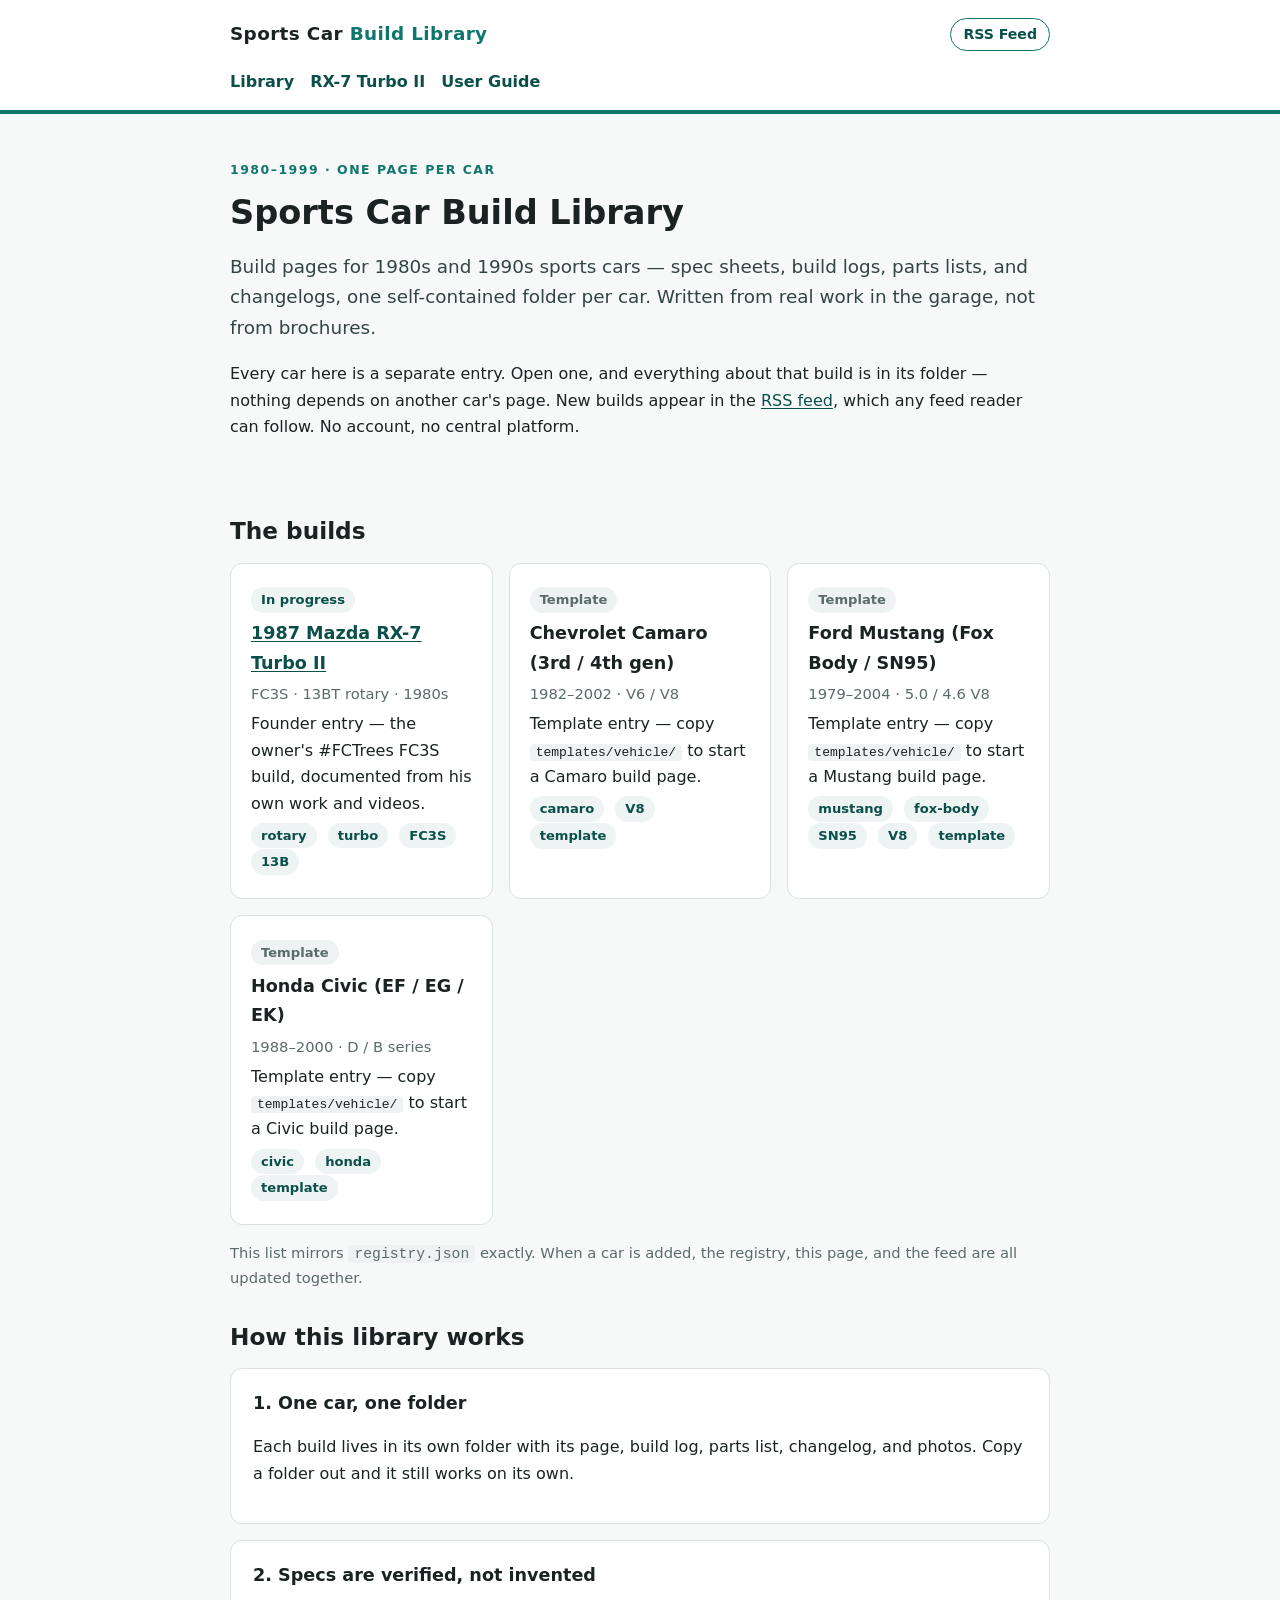
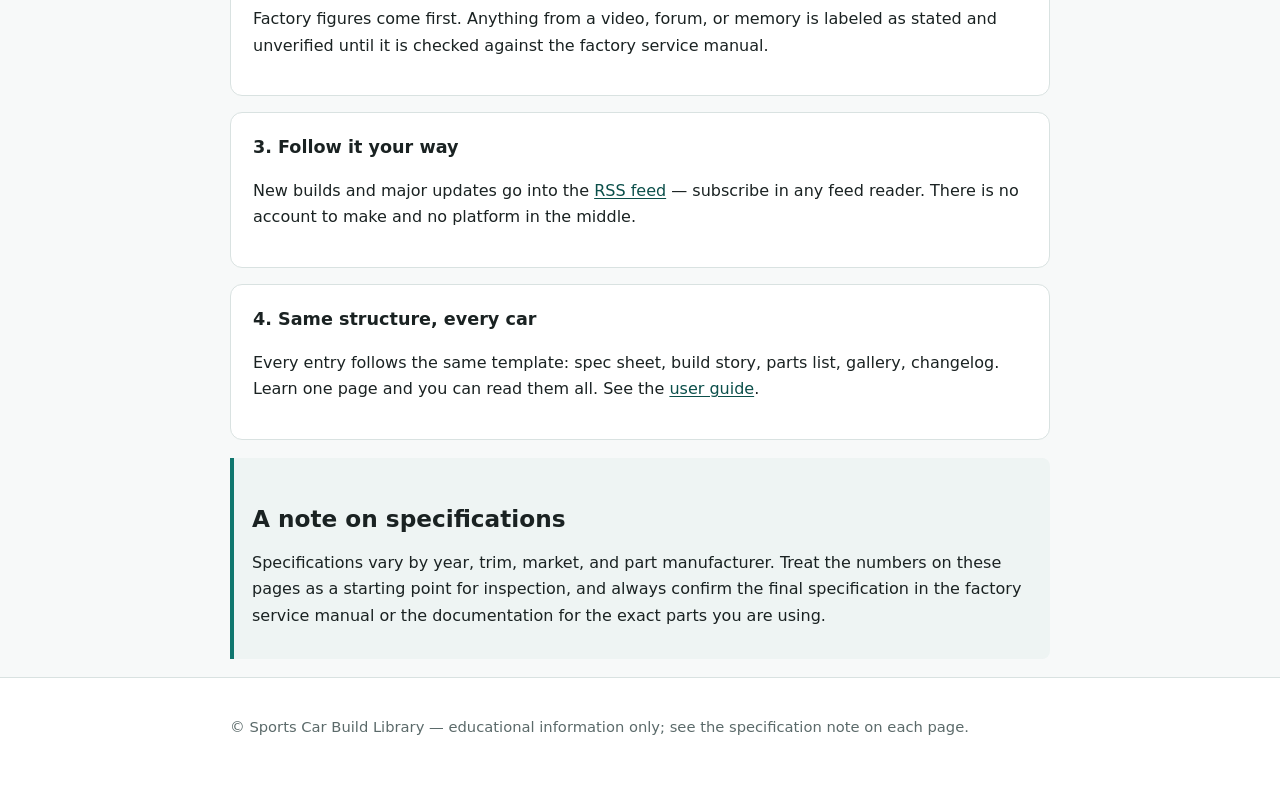
<file: index.html>
<!doctype html>
<html lang="en">
<head>
<meta charset="utf-8">
<meta name="viewport" content="width=device-width, initial-scale=1">
<link rel="icon" href="data:image/svg+xml,%3Csvg xmlns='http://www.w3.org/2000/svg' viewBox='0 0 16 16'%3E%3Crect width='16' height='16' rx='3' fill='%230f766e'/%3E%3C/svg%3E">
<title>Sports Car Build Library — 1980s &amp; 1990s Builds</title>
<meta name="description" content="1980s and 1990s sports car builds — one self-contained page per car. Mazda RX-7, Chevrolet Camaro, Ford Mustang, Honda Civic, and more.">
<link rel="stylesheet" href="styles.css">
<script type="application/ld+json">
{"@context":"https://schema.org","@type":"CollectionPage","name":"Sports Car Build Library","description":"1980s and 1990s sports car builds — one self-contained page per car.","about":["Mazda RX-7","Chevrolet Camaro","Ford Mustang","Honda Civic","Sports car builds"]}
</script>
</head>
<body>
<header class="site"><div class="wrap">
<div class="topbar"><a class="brand" href="index.html">Sports Car <span>Build Library</span></a><a href="feed.xml" class="feed-link">RSS Feed</a></div>
<nav class="main" aria-label="Main navigation"><a href="index.html">Library</a><a href="vehicles/1987-mazda-rx7-turbo-ii/">RX-7 Turbo II</a><a href="docs/user-guide.md">User Guide</a></nav>
</div></header>

<main class="wrap">
<section class="hero">
<p class="eyebrow">1980–1999 · One page per car</p>
<h1>Sports Car Build Library</h1>
<p class="lede">Build pages for 1980s and 1990s sports cars — spec sheets,
build logs, parts lists, and changelogs, one self-contained folder
per car. Written from real work in the garage, not from brochures.</p>
<p>Every car here is a separate entry. Open one, and everything about
that build is in its folder — nothing depends on another car's page.
New builds appear in the <a href="feed.xml">RSS feed</a>, which any
feed reader can follow. No account, no central platform.</p>
</section>

<section>
<h2>The builds</h2>
<div class="grid">
<article class="vehicle-card">
<p><span class="status status-in-progress">In progress</span></p>
<h3><a href="vehicles/1987-mazda-rx7-turbo-ii/">1987 Mazda RX-7 Turbo II</a></h3>
<p class="meta">FC3S · 13BT rotary · 1980s</p>
<p>Founder entry — the owner's #FCTrees FC3S build, documented from
his own work and videos.</p>
<p><span class="tag">rotary</span> <span class="tag">turbo</span> <span class="tag">FC3S</span> <span class="tag">13B</span></p>
</article>
<article class="vehicle-card">
<p><span class="status status-template">Template</span></p>
<h3>Chevrolet Camaro (3rd / 4th gen)</h3>
<p class="meta">1982–2002 · V6 / V8</p>
<p>Template entry — copy <code>templates/vehicle/</code> to start a
Camaro build page.</p>
<p><span class="tag">camaro</span> <span class="tag">V8</span> <span class="tag">template</span></p>
</article>
<article class="vehicle-card">
<p><span class="status status-template">Template</span></p>
<h3>Ford Mustang (Fox Body / SN95)</h3>
<p class="meta">1979–2004 · 5.0 / 4.6 V8</p>
<p>Template entry — copy <code>templates/vehicle/</code> to start a
Mustang build page.</p>
<p><span class="tag">mustang</span> <span class="tag">fox-body</span> <span class="tag">SN95</span> <span class="tag">V8</span> <span class="tag">template</span></p>
</article>
<article class="vehicle-card">
<p><span class="status status-template">Template</span></p>
<h3>Honda Civic (EF / EG / EK)</h3>
<p class="meta">1988–2000 · D / B series</p>
<p>Template entry — copy <code>templates/vehicle/</code> to start a
Civic build page.</p>
<p><span class="tag">civic</span> <span class="tag">honda</span> <span class="tag">template</span></p>
</article>
</div>
<p class="meta">This list mirrors <code>registry.json</code> exactly.
When a car is added, the registry, this page, and the feed are all
updated together.</p>
</section>

<section>
<h2>How this library works</h2>
<div class="card"><h3>1. One car, one folder</h3><p>Each build lives in its own folder with its page, build log, parts list, changelog, and photos. Copy a folder out and it still works on its own.</p></div>
<div class="card"><h3>2. Specs are verified, not invented</h3><p>Factory figures come first. Anything from a video, forum, or memory is labeled as stated and unverified until it is checked against the factory service manual.</p></div>
<div class="card"><h3>3. Follow it your way</h3><p>New builds and major updates go into the <a href="feed.xml">RSS feed</a> — subscribe in any feed reader. There is no account to make and no platform in the middle.</p></div>
<div class="card"><h3>4. Same structure, every car</h3><p>Every entry follows the same template: spec sheet, build story, parts list, gallery, changelog. Learn one page and you can read them all. See the <a href="docs/user-guide.md">user guide</a>.</p></div>
</section>

<section class="note">
<h2>A note on specifications</h2>
<p>Specifications vary by year, trim, market, and part manufacturer. Treat the numbers on these pages as a starting point for inspection, and always confirm the final specification in the factory service manual or the documentation for the exact parts you are using.</p>
</section>
</main>
<footer class="site"><div class="wrap"><p>© Sports Car Build Library — educational information only; see the specification note on each page.</p></div></footer>
</body>
</html>
</file>
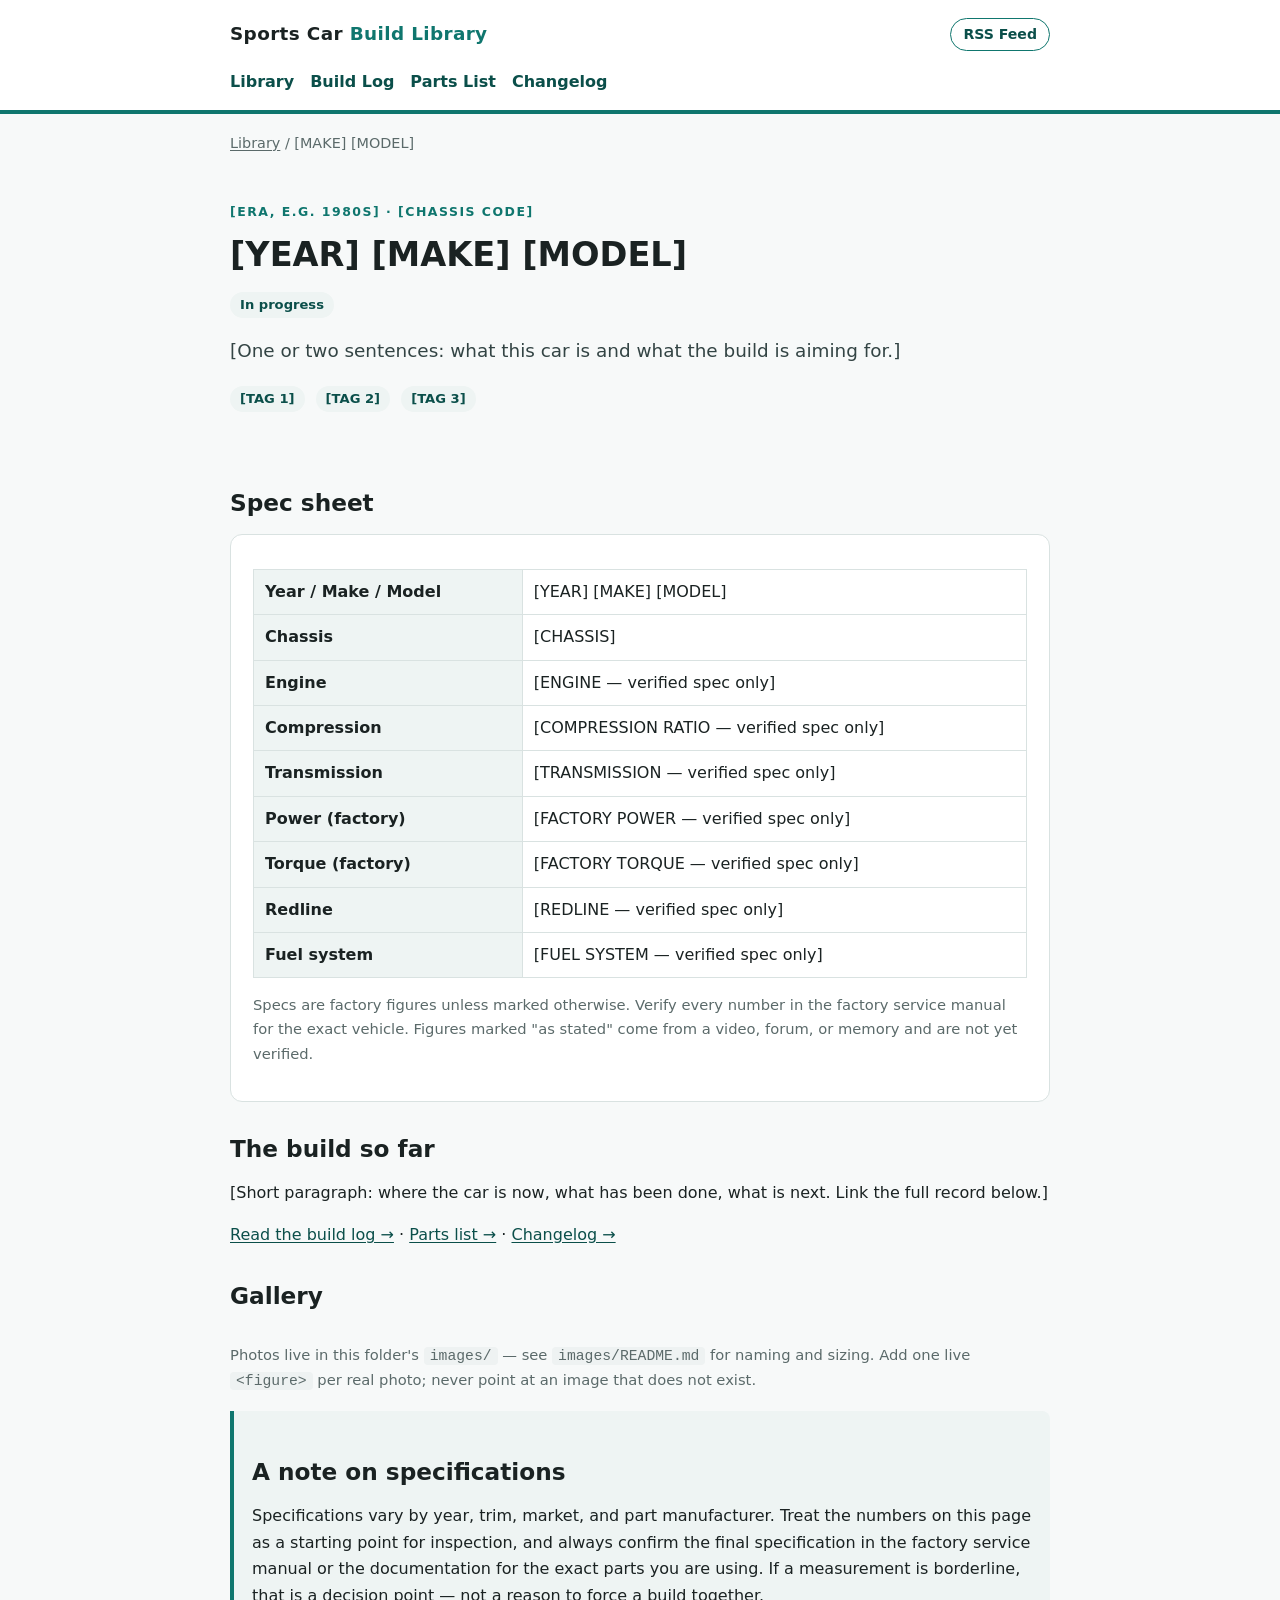
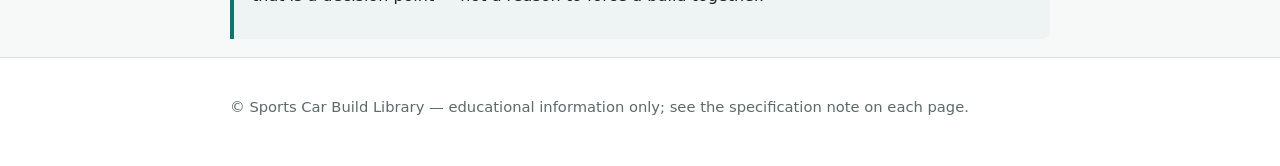
<file: templates/vehicle/index.html>
<!doctype html>
<html lang="en">
<head>
<meta charset="utf-8">
<meta name="viewport" content="width=device-width, initial-scale=1">
<link rel="icon" href="data:image/svg+xml,%3Csvg xmlns='http://www.w3.org/2000/svg' viewBox='0 0 16 16'%3E%3Crect width='16' height='16' rx='3' fill='%230f766e'/%3E%3C/svg%3E">
<!-- Replace the bracketed fields for each car. Keep the rest. -->
<title>[YEAR] [MAKE] [MODEL] — Build Page | Sports Car Build Library</title>
<meta name="description" content="Build page for a [YEAR] [MAKE] [MODEL]: spec sheet, build log, parts list, and changelog.">
<link rel="stylesheet" href="../../styles.css">
</head>
<body>
<header class="site"><div class="wrap">
<div class="topbar"><a class="brand" href="../../index.html">Sports Car <span>Build Library</span></a><a href="../../feed.xml" class="feed-link">RSS Feed</a></div>
<nav class="main" aria-label="Main navigation"><a href="../../index.html">Library</a><a href="build-log.md">Build Log</a><a href="parts-list.md">Parts List</a><a href="CHANGELOG.md">Changelog</a></nav>
</div></header>

<main class="wrap">
<p class="breadcrumb"><a href="../../index.html">Library</a> / [MAKE] [MODEL]</p>
<section class="hero">
<p class="eyebrow">[ERA, e.g. 1980s] · [CHASSIS CODE]</p>
<h1>[YEAR] [MAKE] [MODEL]</h1>
<p><span class="status status-in-progress">In progress</span></p>
<p class="lede">[One or two sentences: what this car is and what the build is aiming for.]</p>
<p><span class="tag">[TAG 1]</span> <span class="tag">[TAG 2]</span> <span class="tag">[TAG 3]</span></p>
</section>

<section>
<h2>Spec sheet</h2>
<div class="card">
<table>
<tr><th>Year / Make / Model</th><td>[YEAR] [MAKE] [MODEL]</td></tr>
<tr><th>Chassis</th><td>[CHASSIS]</td></tr>
<tr><th>Engine</th><td>[ENGINE — verified spec only]</td></tr>
<tr><th>Compression</th><td>[COMPRESSION RATIO — verified spec only]</td></tr>
<tr><th>Transmission</th><td>[TRANSMISSION — verified spec only]</td></tr>
<tr><th>Power (factory)</th><td>[FACTORY POWER — verified spec only]</td></tr>
<tr><th>Torque (factory)</th><td>[FACTORY TORQUE — verified spec only]</td></tr>
<tr><th>Redline</th><td>[REDLINE — verified spec only]</td></tr>
<tr><th>Fuel system</th><td>[FUEL SYSTEM — verified spec only]</td></tr>
</table>
<p class="meta">Specs are factory figures unless marked otherwise. Verify every
number in the factory service manual for the exact vehicle. Figures
marked "as stated" come from a video, forum, or memory and are not
yet verified.</p>
</div>
</section>

<section>
<h2>The build so far</h2>
<p>[Short paragraph: where the car is now, what has been done, what is
next. Link the full record below.]</p>
<p><a href="build-log.md">Read the build log →</a> · <a href="parts-list.md">Parts list →</a> · <a href="CHANGELOG.md">Changelog →</a></p>
</section>

<section>
<h2>Gallery</h2>
<div class="gallery">
<!-- Add one <figure> per real photo, then delete these comment markers.
<figure>
  <img src="images/YYYY-MM-DD-short-description.webp" alt="[Short description of the photo]">
  <figcaption>[Date] — [What it shows and why it matters.]</figcaption>
</figure>
-->
</div>
<p class="meta">Photos live in this folder's <code>images/</code> — see
<code>images/README.md</code> for naming and sizing. Add one live
<code>&lt;figure&gt;</code> per real photo; never point at an image that
does not exist.</p>
</section>

<section class="note">
<h2>A note on specifications</h2>
<p>Specifications vary by year, trim, market, and part manufacturer.
Treat the numbers on this page as a starting point for inspection,
and always confirm the final specification in the factory service
manual or the documentation for the exact parts you are using. If a
measurement is borderline, that is a decision point — not a reason to
force a build together.</p>
</section>
</main>
<footer class="site"><div class="wrap"><p>© Sports Car Build Library — educational information only; see the specification note on each page.</p></div></footer>
</body>
</html>
</file>
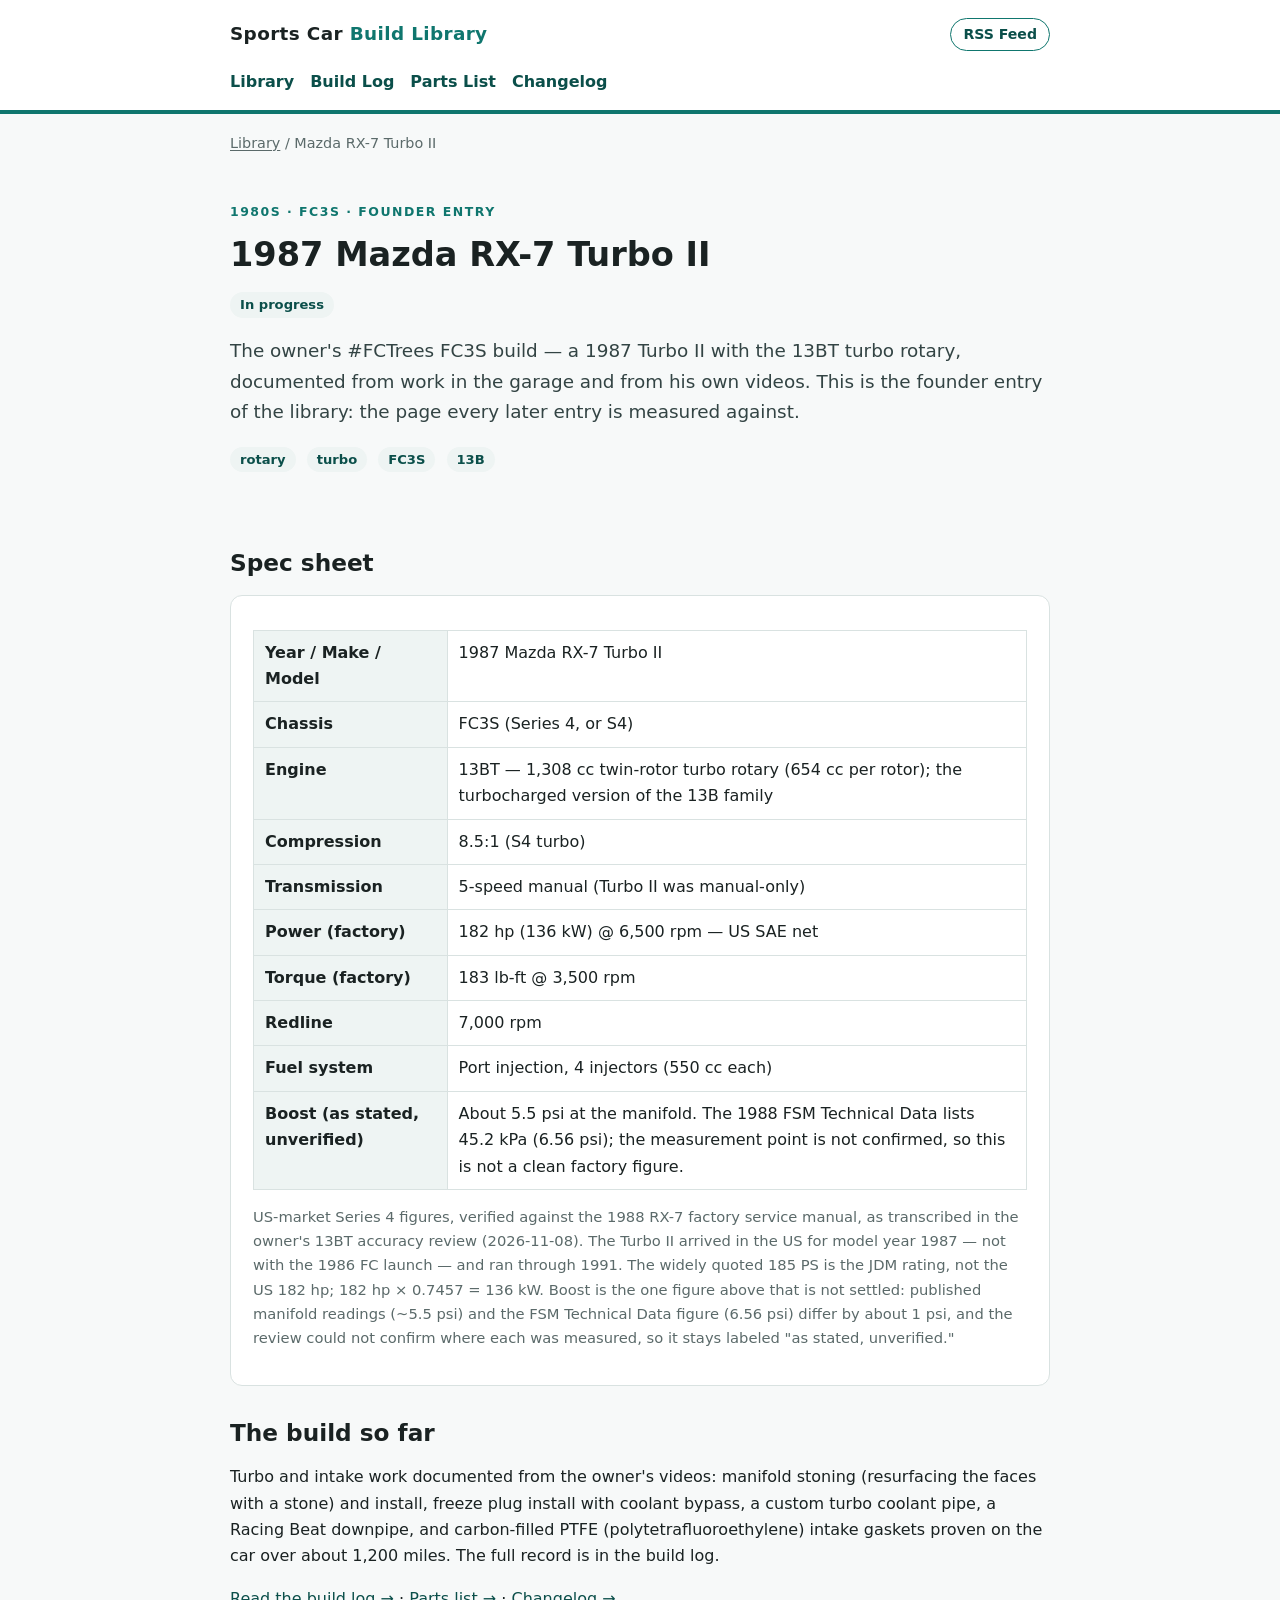
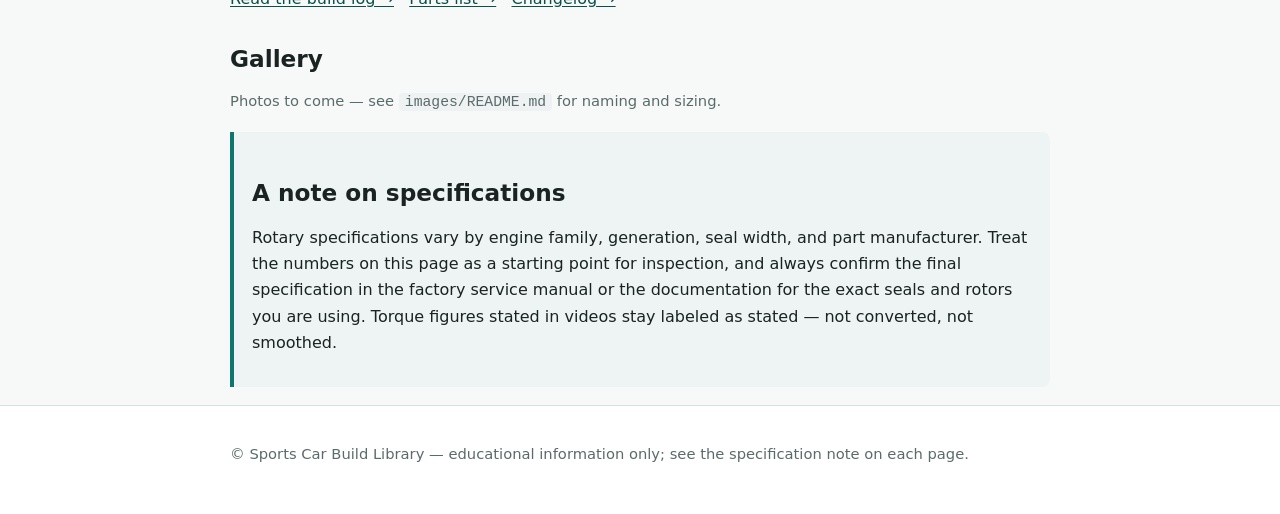
<file: vehicles/1987-mazda-rx7-turbo-ii/index.html>
<!doctype html>
<html lang="en">
<head>
<meta charset="utf-8">
<meta name="viewport" content="width=device-width, initial-scale=1">
<link rel="icon" href="data:image/svg+xml,%3Csvg xmlns='http://www.w3.org/2000/svg' viewBox='0 0 16 16'%3E%3Crect width='16' height='16' rx='3' fill='%230f766e'/%3E%3C/svg%3E">
<title>1987 Mazda RX-7 Turbo II — Build Page | Sports Car Build Library</title>
<meta name="description" content="Build page for a 1987 Mazda RX-7 Turbo II (FC3S, 13BT): spec sheet, build log, parts list, and changelog. The founder entry of the Sports Car Build Library.">
<link rel="stylesheet" href="../../styles.css">
</head>
<body>
<header class="site"><div class="wrap">
<div class="topbar"><a class="brand" href="../../index.html">Sports Car <span>Build Library</span></a><a href="../../feed.xml" class="feed-link">RSS Feed</a></div>
<nav class="main" aria-label="Main navigation"><a href="../../index.html">Library</a><a href="build-log.md">Build Log</a><a href="parts-list.md">Parts List</a><a href="CHANGELOG.md">Changelog</a></nav>
</div></header>

<main class="wrap">
<p class="breadcrumb"><a href="../../index.html">Library</a> / Mazda RX-7 Turbo II</p>
<section class="hero">
<p class="eyebrow">1980s · FC3S · Founder entry</p>
<h1>1987 Mazda RX-7 Turbo II</h1>
<p><span class="status status-in-progress">In progress</span></p>
<p class="lede">The owner's #FCTrees FC3S build — a 1987 Turbo II with the
13BT turbo rotary, documented from work in the garage and from
his own videos. This is the founder entry of the library: the page
every later entry is measured against.</p>
<p><span class="tag">rotary</span> <span class="tag">turbo</span> <span class="tag">FC3S</span> <span class="tag">13B</span></p>
</section>

<section>
<h2>Spec sheet</h2>
<div class="card">
<table>
<tr><th>Year / Make / Model</th><td>1987 Mazda RX-7 Turbo II</td></tr>
<tr><th>Chassis</th><td>FC3S (Series 4, or S4)</td></tr>
<tr><th>Engine</th><td>13BT — 1,308 cc twin-rotor turbo rotary (654 cc per rotor); the turbocharged version of the 13B family</td></tr>
<tr><th>Compression</th><td>8.5:1 (S4 turbo)</td></tr>
<tr><th>Transmission</th><td>5-speed manual (Turbo II was manual-only)</td></tr>
<tr><th>Power (factory)</th><td>182 hp (136 kW) @ 6,500 rpm — US SAE net</td></tr>
<tr><th>Torque (factory)</th><td>183 lb-ft @ 3,500 rpm</td></tr>
<tr><th>Redline</th><td>7,000 rpm</td></tr>
<tr><th>Fuel system</th><td>Port injection, 4 injectors (550 cc each)</td></tr>
<tr><th>Boost (as stated, unverified)</th><td>About 5.5 psi at the manifold. The 1988 FSM Technical Data lists 45.2 kPa (6.56 psi); the measurement point is not confirmed, so this is not a clean factory figure.</td></tr>
</table>
<p class="meta">US-market Series 4 figures, verified against the 1988 RX-7 factory
service manual, as transcribed in the owner's 13BT accuracy review
(2026-11-08).
The Turbo II arrived in the US for model year 1987 — not with the
1986 FC launch — and ran through 1991. The widely quoted 185 PS is the
JDM rating, not the US 182 hp; 182 hp × 0.7457 = 136 kW. Boost is the
one figure above that is not settled: published manifold readings
(~5.5 psi) and the FSM Technical Data figure (6.56 psi) differ by about
1 psi, and the review could not confirm where each was measured, so it
stays labeled "as stated, unverified."</p>
</div>
</section>

<section>
<h2>The build so far</h2>
<p>Turbo and intake work documented from the owner's videos:
manifold stoning (resurfacing the faces with a stone) and install,
freeze plug install with coolant bypass, a custom turbo coolant
pipe, a Racing Beat downpipe, and carbon-filled PTFE
(polytetrafluoroethylene) intake gaskets proven on the car over
about 1,200 miles. The full record is in the build log.</p>
<p><a href="build-log.md">Read the build log →</a> · <a href="parts-list.md">Parts list →</a> · <a href="CHANGELOG.md">Changelog →</a></p>
</section>

<section>
<h2>Gallery</h2>
<p class="meta">Photos to come — see <code>images/README.md</code> for naming and
sizing.</p>
</section>

<section class="note">
<h2>A note on specifications</h2>
<p>Rotary specifications vary by engine family, generation, seal
width, and part manufacturer. Treat the numbers on this page as a
starting point for inspection, and always confirm the final
specification in the factory service manual or the documentation
for the exact seals and rotors you are using. Torque figures stated
in videos stay labeled as stated — not converted, not smoothed.</p>
</section>
</main>
<footer class="site"><div class="wrap"><p>© Sports Car Build Library — educational information only; see the specification note on each page.</p></div></footer>
</body>
</html>
</file>
<file: styles.css>
/* Sports Car Build Library — adapted from the Teals Unltd. Technical
   Library (tech/styles.css). Same variables and components, plus the
   library additions below. Portable, dependency-free. Copy this file
   with the HTML pages. No external fonts or scripts required. */
:root{
  --teal:#0f766e; --teal-dark:#0b4f4a; --ink:#1a2222; --muted:#5b6a6a;
  --paper:#ffffff; --soft:#eef4f3; --line:#d9e2e1; --amber:#b45309;
}
*{box-sizing:border-box}
body{margin:0;font-family:system-ui,-apple-system,Segoe UI,Roboto,Arial,sans-serif;color:var(--ink);line-height:1.65;background:#f7f9f9}
a{color:var(--teal-dark);text-underline-offset:2px}
a:hover{color:var(--teal)}
header.site{border-bottom:4px solid var(--teal);background:var(--paper)}
.wrap{max-width:860px;margin:0 auto;padding:0 20px}
.topbar{display:flex;flex-wrap:wrap;gap:12px;align-items:center;justify-content:space-between;padding:18px 0}
.brand{font-weight:800;letter-spacing:.02em;text-decoration:none;color:var(--ink);font-size:1.15rem}
.brand span{color:var(--teal)}
nav.main{display:flex;flex-wrap:wrap;gap:16px;padding:0 0 14px}
nav.main a{text-decoration:none;font-weight:600}
.hero{padding:34px 0 28px}
.hero p.lede{font-size:1.15rem;color:#334444}
.eyebrow{text-transform:uppercase;letter-spacing:.12em;font-size:.78rem;font-weight:700;color:var(--teal)}
h1{font-size:2.1rem;line-height:1.2;margin:.4rem 0 1rem}
h2{font-size:1.45rem;line-height:1.3;margin:2rem 0 .7rem}
h3{font-size:1.1rem;margin:1.5rem 0 .5rem}
main{padding:10px 0 40px}
.card{background:var(--paper);border:1px solid var(--line);border-radius:12px;padding:20px 22px;margin:16px 0}
.card h2,.card h3{margin-top:0}
.meta{color:var(--muted);font-size:.92rem}
.tag{display:inline-block;background:var(--soft);color:var(--teal-dark);border-radius:999px;padding:2px 10px;font-size:.82rem;font-weight:700;margin-right:6px}
.callout{border-left:4px solid var(--amber);background:#fff7ed;padding:14px 18px;margin:18px 0;border-radius:0 8px 8px 0}
.note{border-left:4px solid var(--teal);background:var(--soft);padding:14px 18px;margin:18px 0;border-radius:0 8px 8px 0}
table{border-collapse:collapse;width:100%;margin:14px 0}
th,td{border:1px solid var(--line);padding:9px 11px;text-align:left;vertical-align:top}
th{background:var(--soft)}
ul,ol{padding-left:22px}
code{background:#eef2f2;padding:1px 6px;border-radius:4px}
footer.site{border-top:1px solid var(--line);background:var(--paper);padding:22px 0 34px;color:var(--muted);font-size:.92rem}
.breadcrumb{font-size:.9rem;color:var(--muted);margin:18px 0 0}
.breadcrumb a{color:var(--muted)}
.post-nav{display:flex;justify-content:space-between;gap:16px;flex-wrap:wrap;margin-top:28px}

/* --- Library additions (new for this site; same palette) --- */
/* Vehicle grid on the library page: one card per car. */
.grid{display:grid;grid-template-columns:repeat(auto-fill,minmax(240px,1fr));gap:16px;margin:16px 0}
.vehicle-card{background:var(--paper);border:1px solid var(--line);border-radius:12px;padding:18px 20px}
.vehicle-card h3{margin:.4rem 0 .3rem}
.vehicle-card p{margin:.3rem 0}
/* Status pill: in-progress (teal), template (muted), complete (dark teal). */
.status{display:inline-block;border-radius:999px;padding:2px 10px;font-size:.82rem;font-weight:700}
.status-in-progress{background:var(--soft);color:var(--teal-dark)}
.status-template{background:#eef2f2;color:var(--muted)}
.status-complete{background:var(--teal);color:#fff}
/* Build gallery: figures stack on phones, two-up on wider screens. */
.gallery{display:grid;grid-template-columns:1fr;gap:16px;margin:16px 0}
.gallery figure{margin:0}
.gallery img{width:100%;height:auto;border-radius:12px;border:1px solid var(--line);display:block}
.gallery figcaption{color:var(--muted);font-size:.9rem;margin-top:6px}
@media(min-width:640px){.gallery{grid-template-columns:1fr 1fr}}
/* Feed button in the header / library page. */
.feed-link{display:inline-block;border:1px solid var(--teal);color:var(--teal-dark);border-radius:999px;padding:4px 12px;font-size:.88rem;font-weight:700;text-decoration:none}
.feed-link:hover{background:var(--soft)}
@media(max-width:600px){h1{font-size:1.7rem}.card{padding:16px}}
</file>
